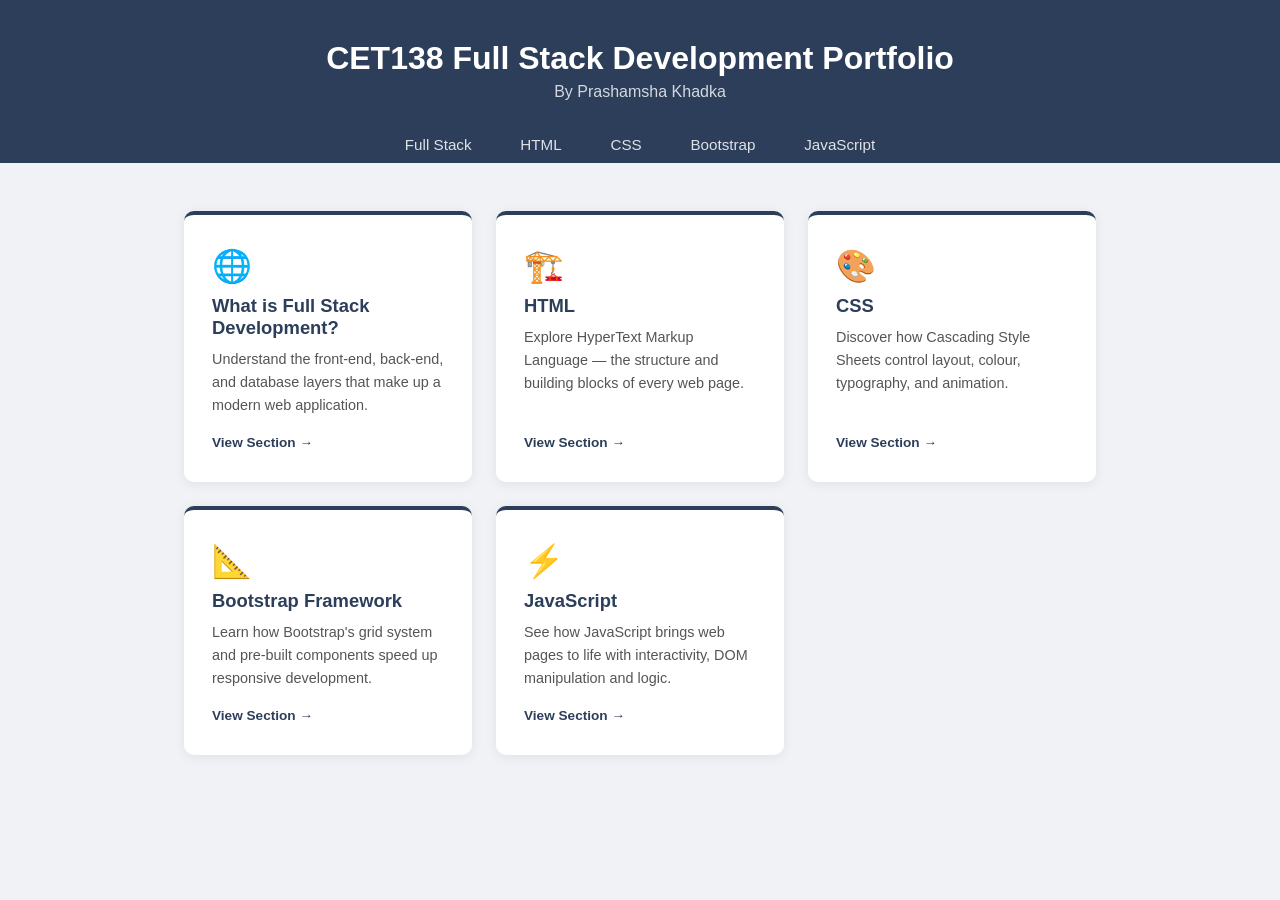
<file: index.html>
<!DOCTYPE html>
<html lang="en">
<head>
  <meta charset="UTF-8">
  <meta name="viewport" content="width=device-width, initial-scale=1.0">
  <title>CET138 Full Stack Development Portfolio</title>
  <link rel="stylesheet" href="style.css">
</head>
<body>

  <header>
    <h1>CET138 Full Stack Development Portfolio</h1>
    <p>By Prashamsha Khadka</p>
    <nav>
      <a href="fullstack.html">Full Stack</a>
      <a href="html.html">HTML</a>
      <a href="css.html">CSS</a>
      <a href="bootstrap.html">Bootstrap</a>
      <a href="javascript.html">JavaScript</a>
    </nav>
  </header>

  <main class="home-main">
    <div class="card-grid">

      <a href="fullstack.html" class="section-card">
        <div class="card-icon">🌐</div>
        <h2>What is Full Stack Development?</h2>
        <p>Understand the front-end, back-end, and database layers that make up a modern web application.</p>
        <span class="card-link">View Section →</span>
      </a>

      <a href="html.html" class="section-card">
        <div class="card-icon">🏗️</div>
        <h2>HTML</h2>
        <p>Explore HyperText Markup Language — the structure and building blocks of every web page.</p>
        <span class="card-link">View Section →</span>
      </a>

      <a href="css.html" class="section-card">
        <div class="card-icon">🎨</div>
        <h2>CSS</h2>
        <p>Discover how Cascading Style Sheets control layout, colour, typography, and animation.</p>
        <span class="card-link">View Section →</span>
      </a>

      <a href="bootstrap.html" class="section-card">
        <div class="card-icon">📐</div>
        <h2>Bootstrap Framework</h2>
        <p>Learn how Bootstrap's grid system and pre-built components speed up responsive development.</p>
        <span class="card-link">View Section →</span>
      </a>

      <a href="javascript.html" class="section-card">
        <div class="card-icon">⚡</div>
        <h2>JavaScript</h2>
        <p>See how JavaScript brings web pages to life with interactivity, DOM manipulation and logic.</p>
        <span class="card-link">View Section →</span>
      </a>

    </div>
  </main>

</body>
</html>
</file>
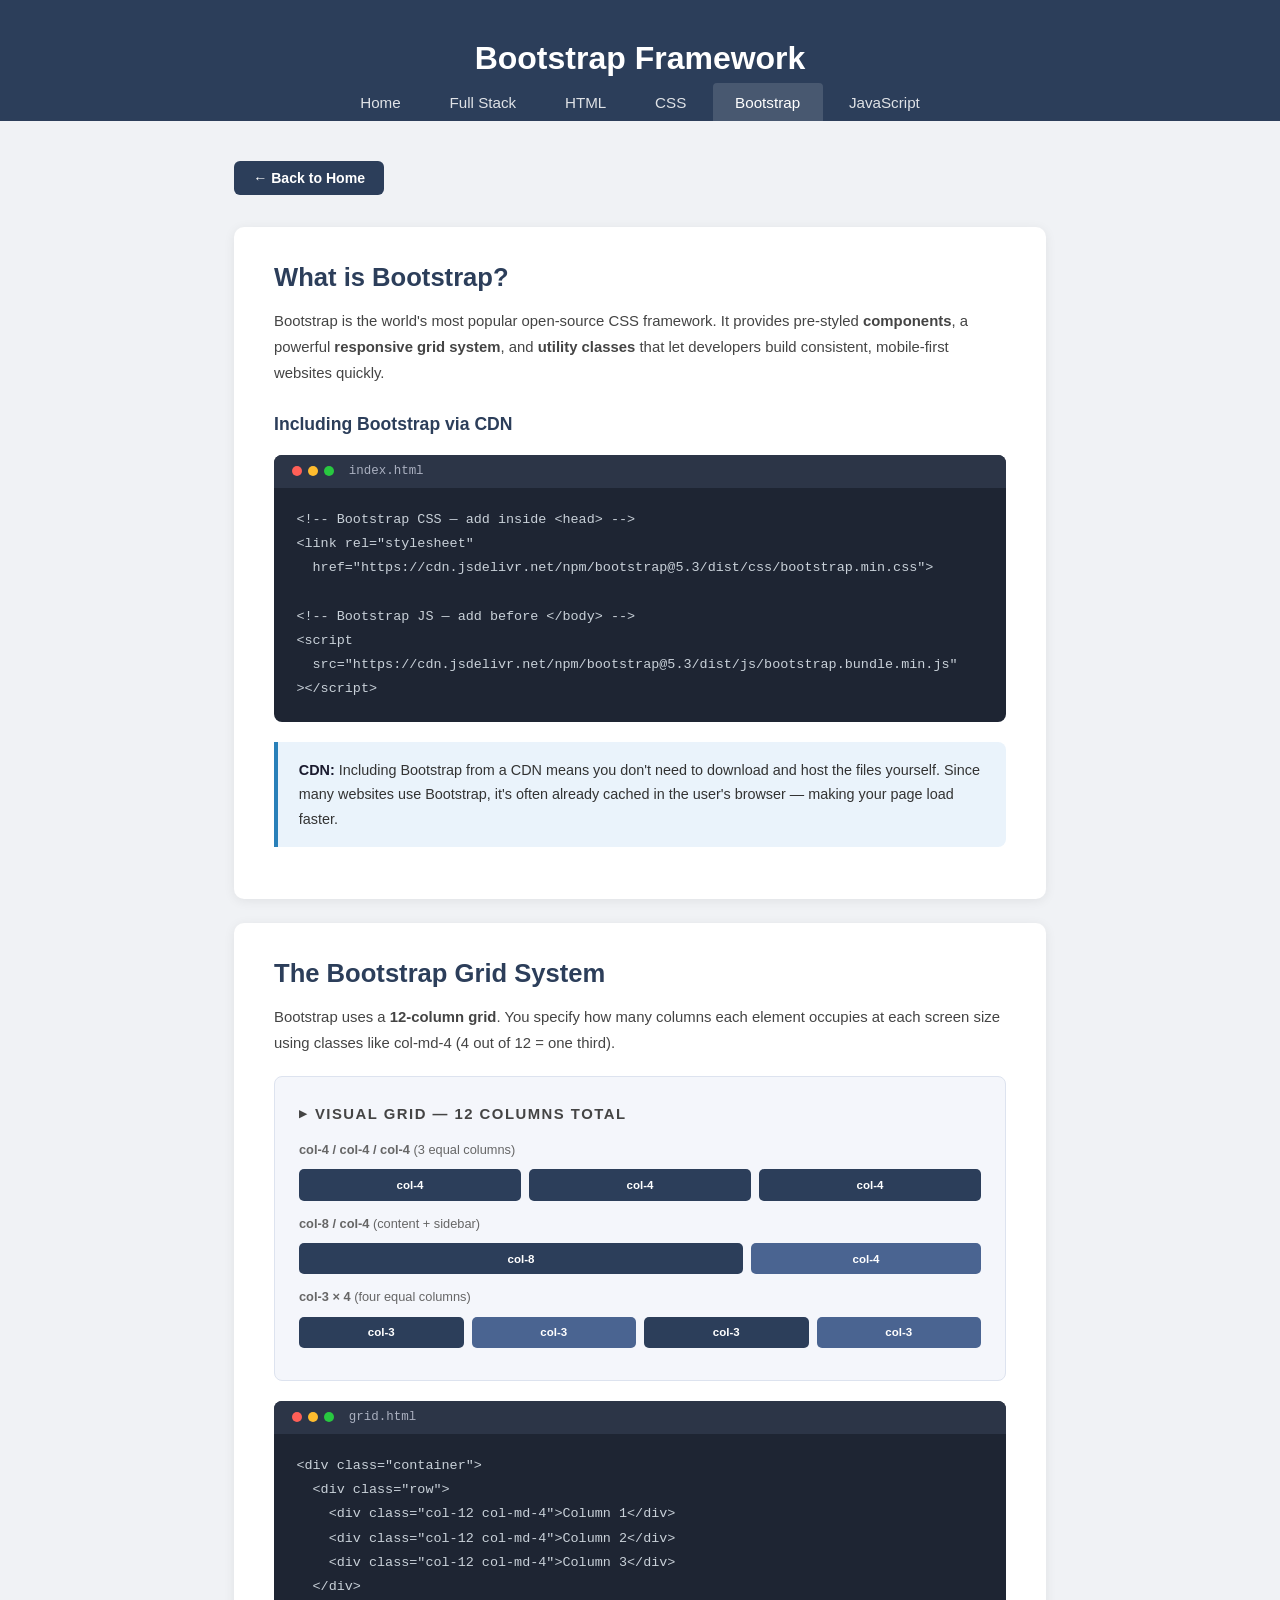
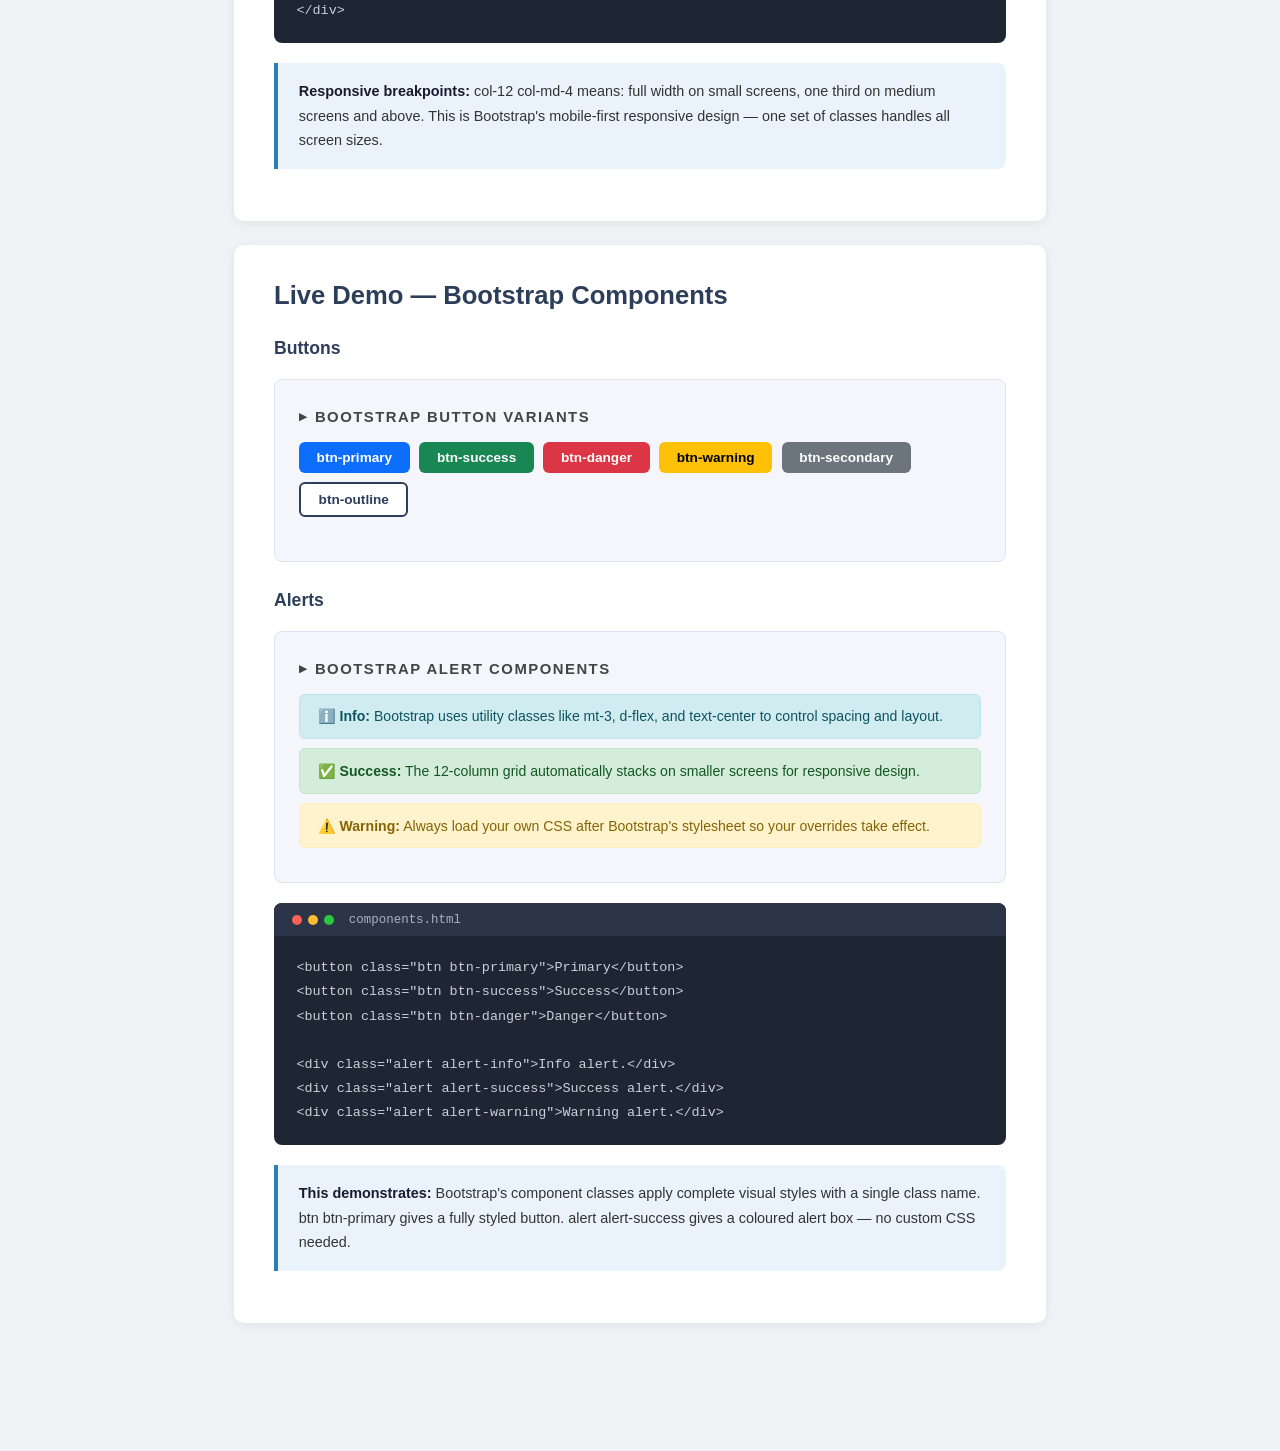
<file: bootstrap.html>
<!DOCTYPE html>
<html lang="en">
<head>
  <meta charset="UTF-8">
  <meta name="viewport" content="width=device-width, initial-scale=1.0">
  <title>Bootstrap — CET138 Portfolio</title>
  <link rel="stylesheet" href="style.css">
</head>
<body>

  <header>
    <h1>Bootstrap Framework</h1>
    <nav>
      <a href="index.html">Home</a>
      <a href="fullstack.html">Full Stack</a>
      <a href="html.html">HTML</a>
      <a href="css.html">CSS</a>
      <a href="bootstrap.html" class="active">Bootstrap</a>
      <a href="javascript.html">JavaScript</a>
    </nav>
  </header>

  <main class="page-main">
    <a href="index.html" class="back-btn">← Back to Home</a>

    <div class="content-card">
      <h2>What is Bootstrap?</h2>
      <p>Bootstrap is the world's most popular open-source CSS framework. It provides pre-styled <strong>components</strong>, a powerful <strong>responsive grid system</strong>, and <strong>utility classes</strong> that let developers build consistent, mobile-first websites quickly.</p>

      <h3>Including Bootstrap via CDN</h3>
      <div class="code-block">
        <div class="code-header">
          <span class="code-dot r"></span><span class="code-dot y"></span><span class="code-dot g"></span>
          <span class="code-file">index.html</span>
        </div>
        <pre>&lt;!-- Bootstrap CSS — add inside &lt;head&gt; --&gt;
&lt;link rel="stylesheet"
  href="https://cdn.jsdelivr.net/npm/bootstrap@5.3/dist/css/bootstrap.min.css"&gt;

&lt;!-- Bootstrap JS — add before &lt;/body&gt; --&gt;
&lt;script
  src="https://cdn.jsdelivr.net/npm/bootstrap@5.3/dist/js/bootstrap.bundle.min.js"
&gt;&lt;/script&gt;</pre>
      </div>
      <div class="explain">
        <strong>CDN:</strong> Including Bootstrap from a CDN means you don't need to download and host the files yourself. Since many websites use Bootstrap, it's often already cached in the user's browser — making your page load faster.
      </div>
    </div>

    <div class="content-card">
      <h2>The Bootstrap Grid System</h2>
      <p>Bootstrap uses a <strong>12-column grid</strong>. You specify how many columns each element occupies at each screen size using classes like col-md-4 (4 out of 12 = one third).</p>

      <div class="demo-area">
        <p class="demo-label">Visual Grid — 12 columns total</p>
        <div class="bs-grid-demo">
          <p style="font-size:0.8rem;color:#666;margin-bottom:0.5rem;"><strong>col-4 / col-4 / col-4</strong> (3 equal columns)</p>
          <div class="bs-row">
            <div class="bs-col">col-4</div>
            <div class="bs-col">col-4</div>
            <div class="bs-col">col-4</div>
          </div>
          <p style="font-size:0.8rem;color:#666;margin-bottom:0.5rem;margin-top:0.75rem;"><strong>col-8 / col-4</strong> (content + sidebar)</p>
          <div class="bs-row">
            <div class="bs-col" style="flex:2;">col-8</div>
            <div class="bs-col light">col-4</div>
          </div>
          <p style="font-size:0.8rem;color:#666;margin-bottom:0.5rem;margin-top:0.75rem;"><strong>col-3 × 4</strong> (four equal columns)</p>
          <div class="bs-row">
            <div class="bs-col">col-3</div>
            <div class="bs-col light">col-3</div>
            <div class="bs-col">col-3</div>
            <div class="bs-col light">col-3</div>
          </div>
        </div>
      </div>

      <div class="code-block">
        <div class="code-header">
          <span class="code-dot r"></span><span class="code-dot y"></span><span class="code-dot g"></span>
          <span class="code-file">grid.html</span>
        </div>
        <pre>&lt;div class="container"&gt;
  &lt;div class="row"&gt;
    &lt;div class="col-12 col-md-4"&gt;Column 1&lt;/div&gt;
    &lt;div class="col-12 col-md-4"&gt;Column 2&lt;/div&gt;
    &lt;div class="col-12 col-md-4"&gt;Column 3&lt;/div&gt;
  &lt;/div&gt;
&lt;/div&gt;</pre>
      </div>
      <div class="explain">
        <strong>Responsive breakpoints:</strong> col-12 col-md-4 means: full width on small screens, one third on medium screens and above. This is Bootstrap's mobile-first responsive design — one set of classes handles all screen sizes.
      </div>
    </div>

    <div class="content-card">
      <h2>Live Demo — Bootstrap Components</h2>

      <h3>Buttons</h3>
      <div class="demo-area">
        <p class="demo-label">Bootstrap Button Variants</p>
        <div class="bs-btn-row">
          <button class="bs-btn btn-primary">btn-primary</button>
          <button class="bs-btn btn-success">btn-success</button>
          <button class="bs-btn btn-danger">btn-danger</button>
          <button class="bs-btn btn-warning">btn-warning</button>
          <button class="bs-btn btn-secondary">btn-secondary</button>
          <button class="bs-btn btn-outline">btn-outline</button>
        </div>
      </div>

      <h3>Alerts</h3>
      <div class="demo-area">
        <p class="demo-label">Bootstrap Alert Components</p>
        <div class="bs-alert alert-info">ℹ️ <strong>Info:</strong> Bootstrap uses utility classes like mt-3, d-flex, and text-center to control spacing and layout.</div>
        <div class="bs-alert alert-success">✅ <strong>Success:</strong> The 12-column grid automatically stacks on smaller screens for responsive design.</div>
        <div class="bs-alert alert-warning">⚠️ <strong>Warning:</strong> Always load your own CSS after Bootstrap's stylesheet so your overrides take effect.</div>
      </div>

      <div class="code-block">
        <div class="code-header">
          <span class="code-dot r"></span><span class="code-dot y"></span><span class="code-dot g"></span>
          <span class="code-file">components.html</span>
        </div>
        <pre>&lt;button class="btn btn-primary"&gt;Primary&lt;/button&gt;
&lt;button class="btn btn-success"&gt;Success&lt;/button&gt;
&lt;button class="btn btn-danger"&gt;Danger&lt;/button&gt;

&lt;div class="alert alert-info"&gt;Info alert.&lt;/div&gt;
&lt;div class="alert alert-success"&gt;Success alert.&lt;/div&gt;
&lt;div class="alert alert-warning"&gt;Warning alert.&lt;/div&gt;</pre>
      </div>
      <div class="explain">
        <strong>This demonstrates:</strong> Bootstrap's component classes apply complete visual styles with a single class name. btn btn-primary gives a fully styled button. alert alert-success gives a coloured alert box — no custom CSS needed.
      </div>
    </div>

  </main>
</body>
</html>
</file>
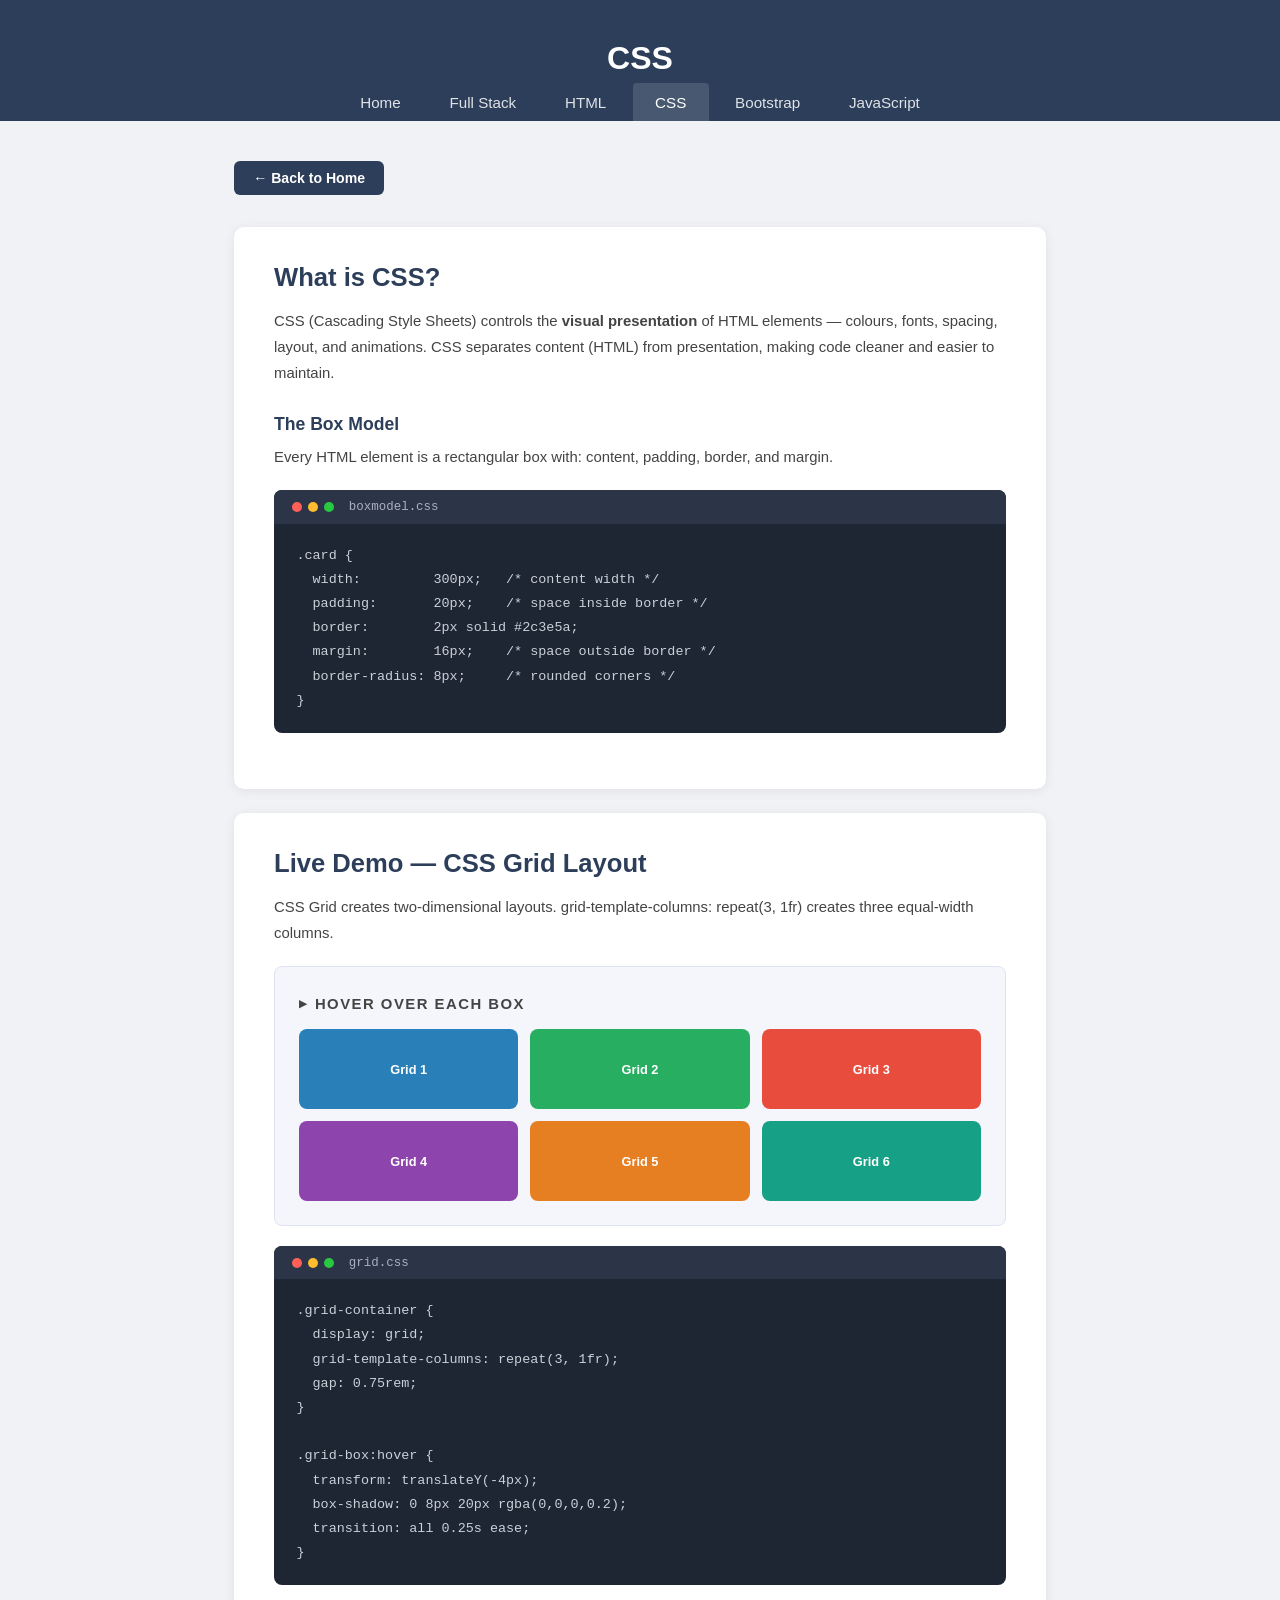
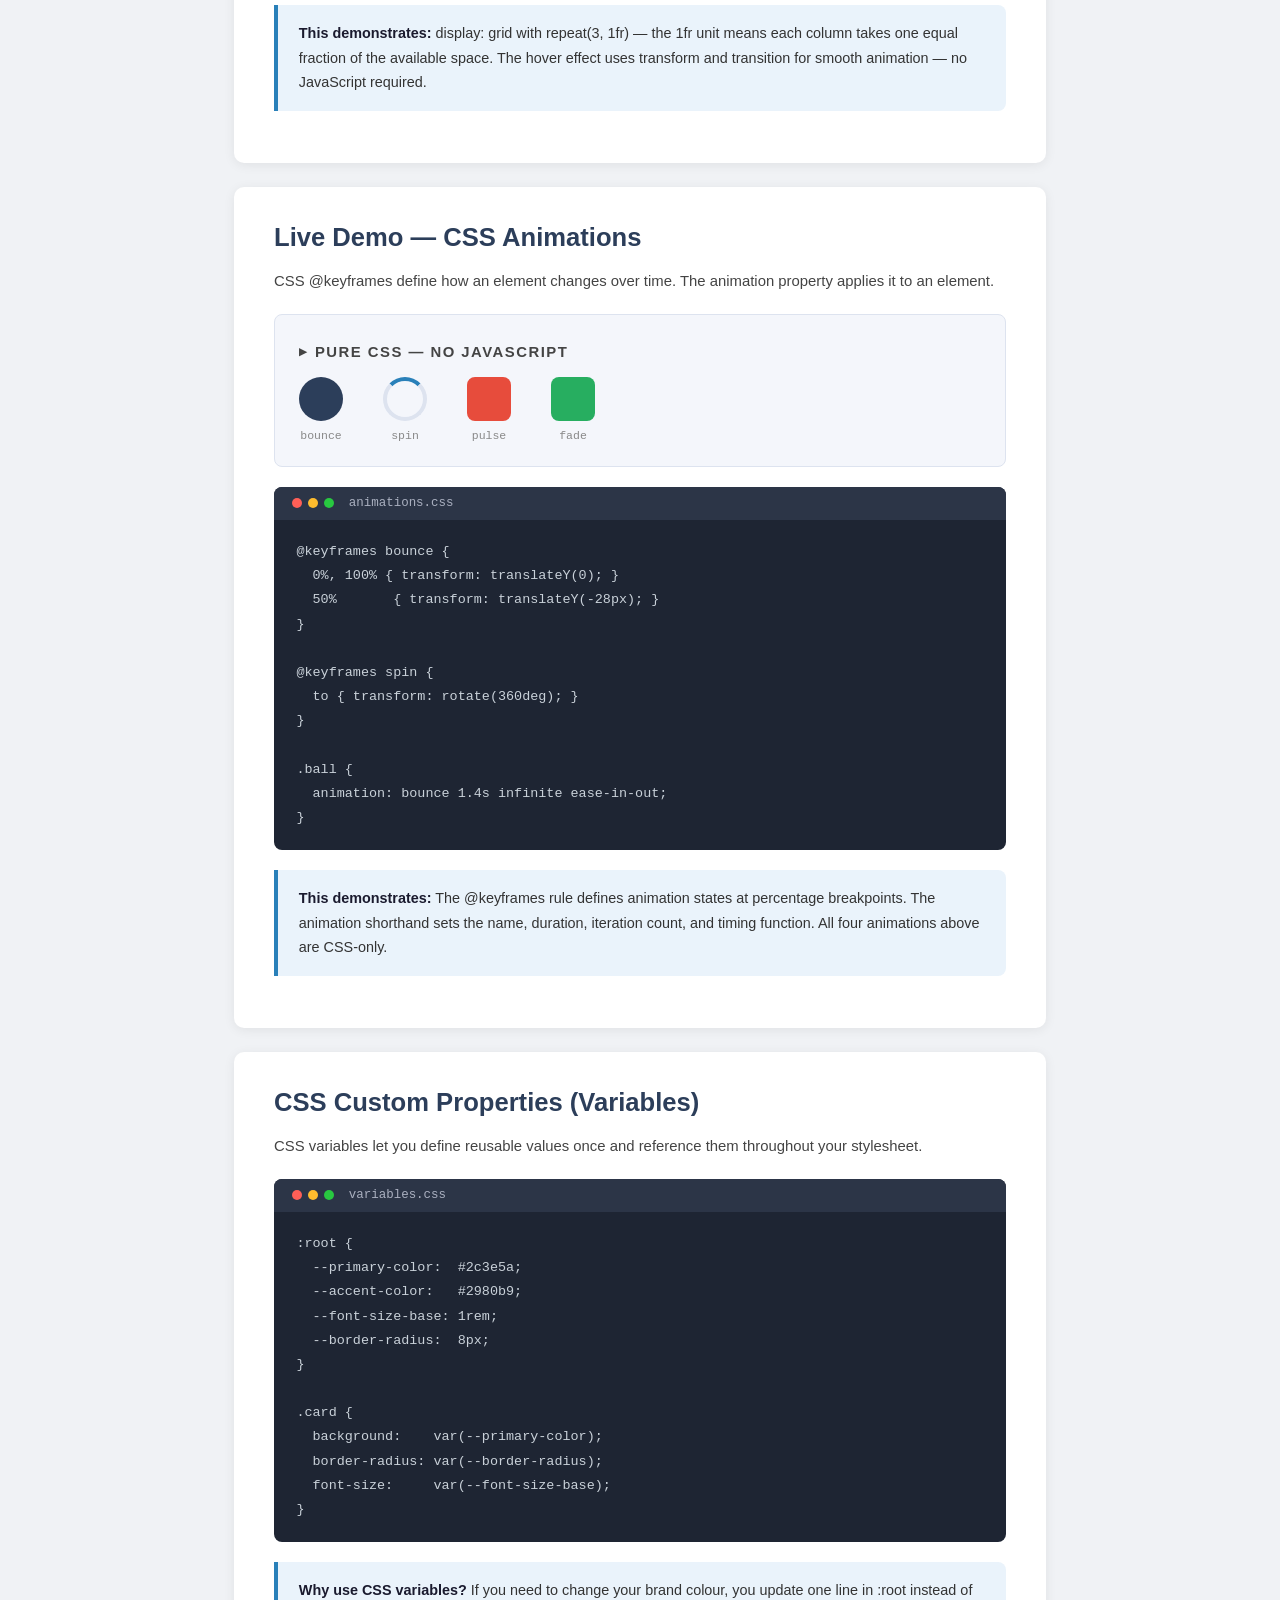
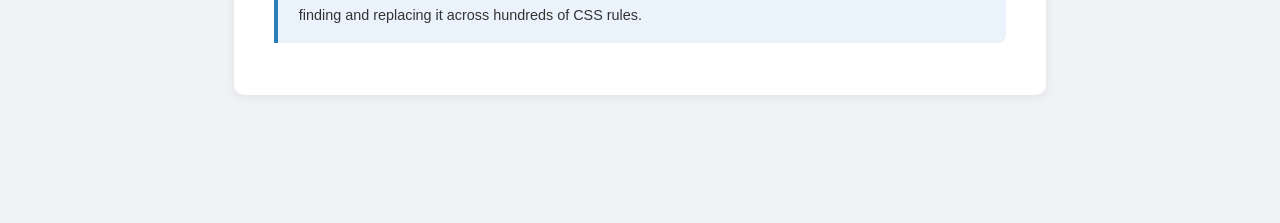
<file: css.html>
<!DOCTYPE html>
<html lang="en">
<head>
  <meta charset="UTF-8">
  <meta name="viewport" content="width=device-width, initial-scale=1.0">
  <title>CSS — CET138 Portfolio</title>
  <link rel="stylesheet" href="style.css">
</head>
<body>

  <header>
    <h1>CSS</h1>
    <nav>
      <a href="index.html">Home</a>
      <a href="fullstack.html">Full Stack</a>
      <a href="html.html">HTML</a>
      <a href="css.html" class="active">CSS</a>
      <a href="bootstrap.html">Bootstrap</a>
      <a href="javascript.html">JavaScript</a>
    </nav>
  </header>

  <main class="page-main">
    <a href="index.html" class="back-btn">← Back to Home</a>

    <div class="content-card">
      <h2>What is CSS?</h2>
      <p>CSS (Cascading Style Sheets) controls the <strong>visual presentation</strong> of HTML elements — colours, fonts, spacing, layout, and animations. CSS separates content (HTML) from presentation, making code cleaner and easier to maintain.</p>

      <h3>The Box Model</h3>
      <p>Every HTML element is a rectangular box with: content, padding, border, and margin.</p>

      <div class="code-block">
        <div class="code-header">
          <span class="code-dot r"></span><span class="code-dot y"></span><span class="code-dot g"></span>
          <span class="code-file">boxmodel.css</span>
        </div>
        <pre>.card {
  width:         300px;   /* content width */
  padding:       20px;    /* space inside border */
  border:        2px solid #2c3e5a;
  margin:        16px;    /* space outside border */
  border-radius: 8px;     /* rounded corners */
}</pre>
      </div>
    </div>

    <div class="content-card">
      <h2>Live Demo — CSS Grid Layout</h2>
      <p>CSS Grid creates two-dimensional layouts. grid-template-columns: repeat(3, 1fr) creates three equal-width columns.</p>

      <div class="demo-area">
        <p class="demo-label">Hover over each box</p>
        <div class="css-grid">
          <div class="css-box b1">Grid 1</div>
          <div class="css-box b2">Grid 2</div>
          <div class="css-box b3">Grid 3</div>
          <div class="css-box b4">Grid 4</div>
          <div class="css-box b5">Grid 5</div>
          <div class="css-box b6">Grid 6</div>
        </div>
      </div>

      <div class="code-block">
        <div class="code-header">
          <span class="code-dot r"></span><span class="code-dot y"></span><span class="code-dot g"></span>
          <span class="code-file">grid.css</span>
        </div>
        <pre>.grid-container {
  display: grid;
  grid-template-columns: repeat(3, 1fr);
  gap: 0.75rem;
}

.grid-box:hover {
  transform: translateY(-4px);
  box-shadow: 0 8px 20px rgba(0,0,0,0.2);
  transition: all 0.25s ease;
}</pre>
      </div>

      <div class="explain">
        <strong>This demonstrates:</strong> display: grid with repeat(3, 1fr) — the 1fr unit means each column takes one equal fraction of the available space. The hover effect uses transform and transition for smooth animation — no JavaScript required.
      </div>
    </div>

    <div class="content-card">
      <h2>Live Demo — CSS Animations</h2>
      <p>CSS @keyframes define how an element changes over time. The animation property applies it to an element.</p>

      <div class="demo-area">
        <p class="demo-label">Pure CSS — no JavaScript</p>
        <div class="anim-row">
          <div class="anim-item"><div class="anim-bounce"></div><span class="anim-caption">bounce</span></div>
          <div class="anim-item"><div class="anim-spin"></div><span class="anim-caption">spin</span></div>
          <div class="anim-item"><div class="anim-pulse"></div><span class="anim-caption">pulse</span></div>
          <div class="anim-item"><div class="anim-fade"></div><span class="anim-caption">fade</span></div>
        </div>
      </div>

      <div class="code-block">
        <div class="code-header">
          <span class="code-dot r"></span><span class="code-dot y"></span><span class="code-dot g"></span>
          <span class="code-file">animations.css</span>
        </div>
        <pre>@keyframes bounce {
  0%, 100% { transform: translateY(0); }
  50%       { transform: translateY(-28px); }
}

@keyframes spin {
  to { transform: rotate(360deg); }
}

.ball {
  animation: bounce 1.4s infinite ease-in-out;
}</pre>
      </div>

      <div class="explain">
        <strong>This demonstrates:</strong> The @keyframes rule defines animation states at percentage breakpoints. The animation shorthand sets the name, duration, iteration count, and timing function. All four animations above are CSS-only.
      </div>
    </div>

    <div class="content-card">
      <h2>CSS Custom Properties (Variables)</h2>
      <p>CSS variables let you define reusable values once and reference them throughout your stylesheet.</p>

      <div class="code-block">
        <div class="code-header">
          <span class="code-dot r"></span><span class="code-dot y"></span><span class="code-dot g"></span>
          <span class="code-file">variables.css</span>
        </div>
        <pre>:root {
  --primary-color:  #2c3e5a;
  --accent-color:   #2980b9;
  --font-size-base: 1rem;
  --border-radius:  8px;
}

.card {
  background:    var(--primary-color);
  border-radius: var(--border-radius);
  font-size:     var(--font-size-base);
}</pre>
      </div>

      <div class="explain">
        <strong>Why use CSS variables?</strong> If you need to change your brand colour, you update one line in :root instead of finding and replacing it across hundreds of CSS rules.
      </div>
    </div>

  </main>
</body>
</html>
</file>
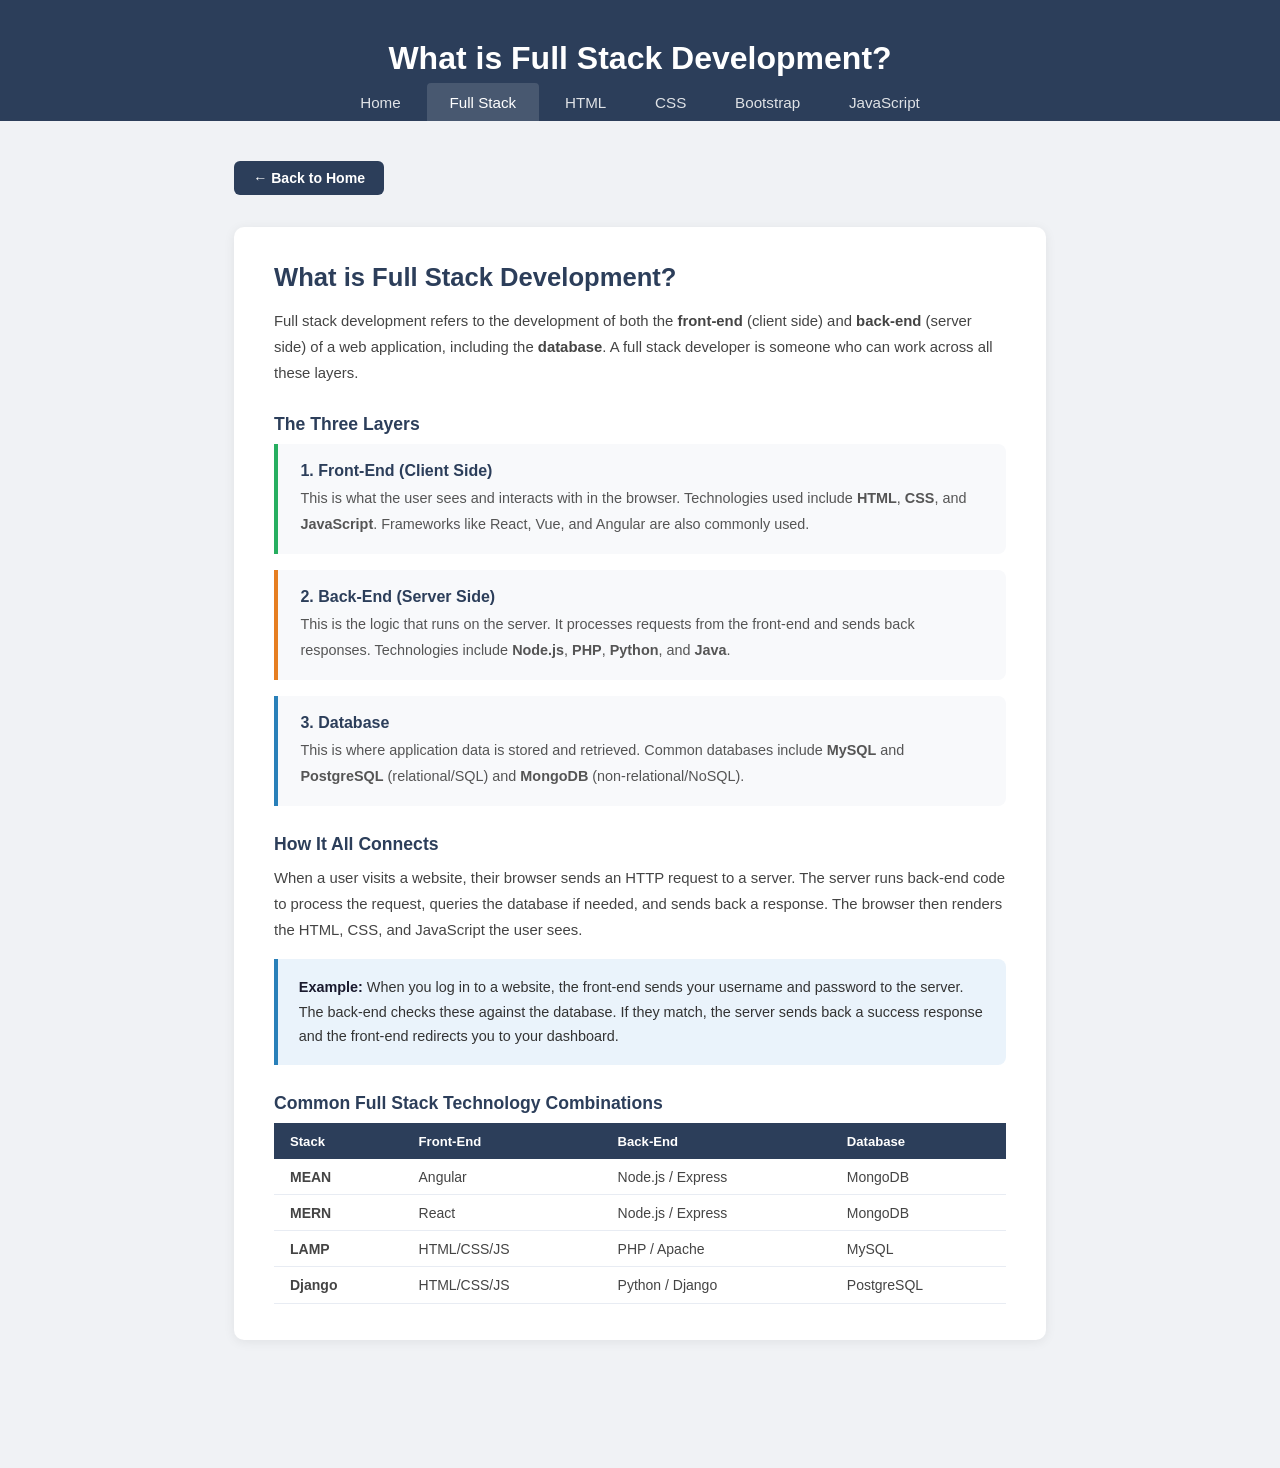
<file: fullstack.html>
<!DOCTYPE html>
<html lang="en">
<head>
  <meta charset="UTF-8">
  <meta name="viewport" content="width=device-width, initial-scale=1.0">
  <title>Full Stack Development — CET138 Portfolio</title>
  <link rel="stylesheet" href="style.css">
</head>
<body>

  <header>
    <h1>What is Full Stack Development?</h1>
    <nav>
      <a href="index.html">Home</a>
      <a href="fullstack.html" class="active">Full Stack</a>
      <a href="html.html">HTML</a>
      <a href="css.html">CSS</a>
      <a href="bootstrap.html">Bootstrap</a>
      <a href="javascript.html">JavaScript</a>
    </nav>
  </header>

  <main class="page-main">
    <a href="index.html" class="back-btn">← Back to Home</a>

    <div class="content-card">
      <h2>What is Full Stack Development?</h2>
      <p>Full stack development refers to the development of both the <strong>front-end</strong> (client side) and <strong>back-end</strong> (server side) of a web application, including the <strong>database</strong>. A full stack developer is someone who can work across all these layers.</p>

      <h3>The Three Layers</h3>

      <div class="layer-box green">
        <h4>1. Front-End (Client Side)</h4>
        <p>This is what the user sees and interacts with in the browser. Technologies used include <strong>HTML</strong>, <strong>CSS</strong>, and <strong>JavaScript</strong>. Frameworks like React, Vue, and Angular are also commonly used.</p>
      </div>

      <div class="layer-box orange">
        <h4>2. Back-End (Server Side)</h4>
        <p>This is the logic that runs on the server. It processes requests from the front-end and sends back responses. Technologies include <strong>Node.js</strong>, <strong>PHP</strong>, <strong>Python</strong>, and <strong>Java</strong>.</p>
      </div>

      <div class="layer-box blue">
        <h4>3. Database</h4>
        <p>This is where application data is stored and retrieved. Common databases include <strong>MySQL</strong> and <strong>PostgreSQL</strong> (relational/SQL) and <strong>MongoDB</strong> (non-relational/NoSQL).</p>
      </div>

      <h3>How It All Connects</h3>
      <p>When a user visits a website, their browser sends an HTTP request to a server. The server runs back-end code to process the request, queries the database if needed, and sends back a response. The browser then renders the HTML, CSS, and JavaScript the user sees.</p>

      <div class="explain">
        <strong>Example:</strong> When you log in to a website, the front-end sends your username and password to the server. The back-end checks these against the database. If they match, the server sends back a success response and the front-end redirects you to your dashboard.
      </div>

      <h3>Common Full Stack Technology Combinations</h3>
      <table class="demo-table" style="margin-top:0.5rem;">
        <thead>
          <tr><th>Stack</th><th>Front-End</th><th>Back-End</th><th>Database</th></tr>
        </thead>
        <tbody>
          <tr><td><strong>MEAN</strong></td><td>Angular</td><td>Node.js / Express</td><td>MongoDB</td></tr>
          <tr><td><strong>MERN</strong></td><td>React</td><td>Node.js / Express</td><td>MongoDB</td></tr>
          <tr><td><strong>LAMP</strong></td><td>HTML/CSS/JS</td><td>PHP / Apache</td><td>MySQL</td></tr>
          <tr><td><strong>Django</strong></td><td>HTML/CSS/JS</td><td>Python / Django</td><td>PostgreSQL</td></tr>
        </tbody>
      </table>
    </div>
  </main>

</body>
</html>
</file>
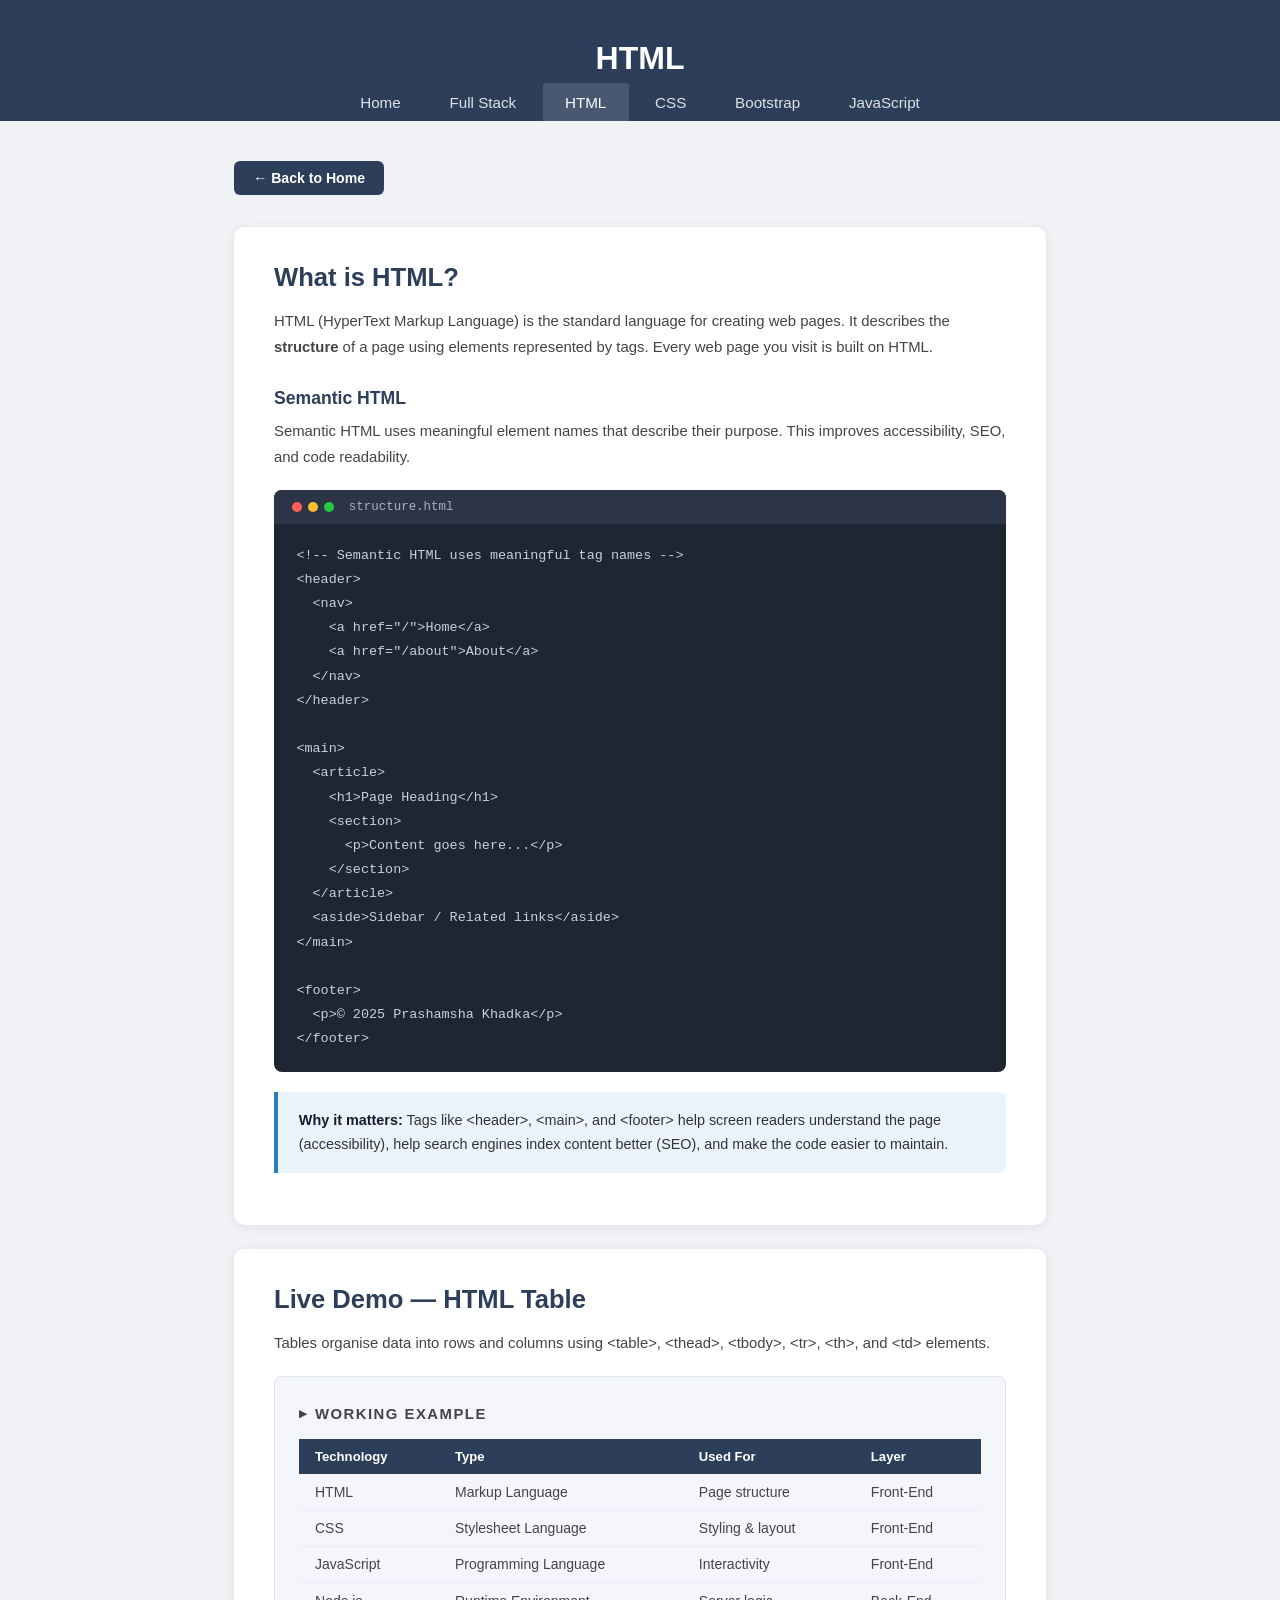
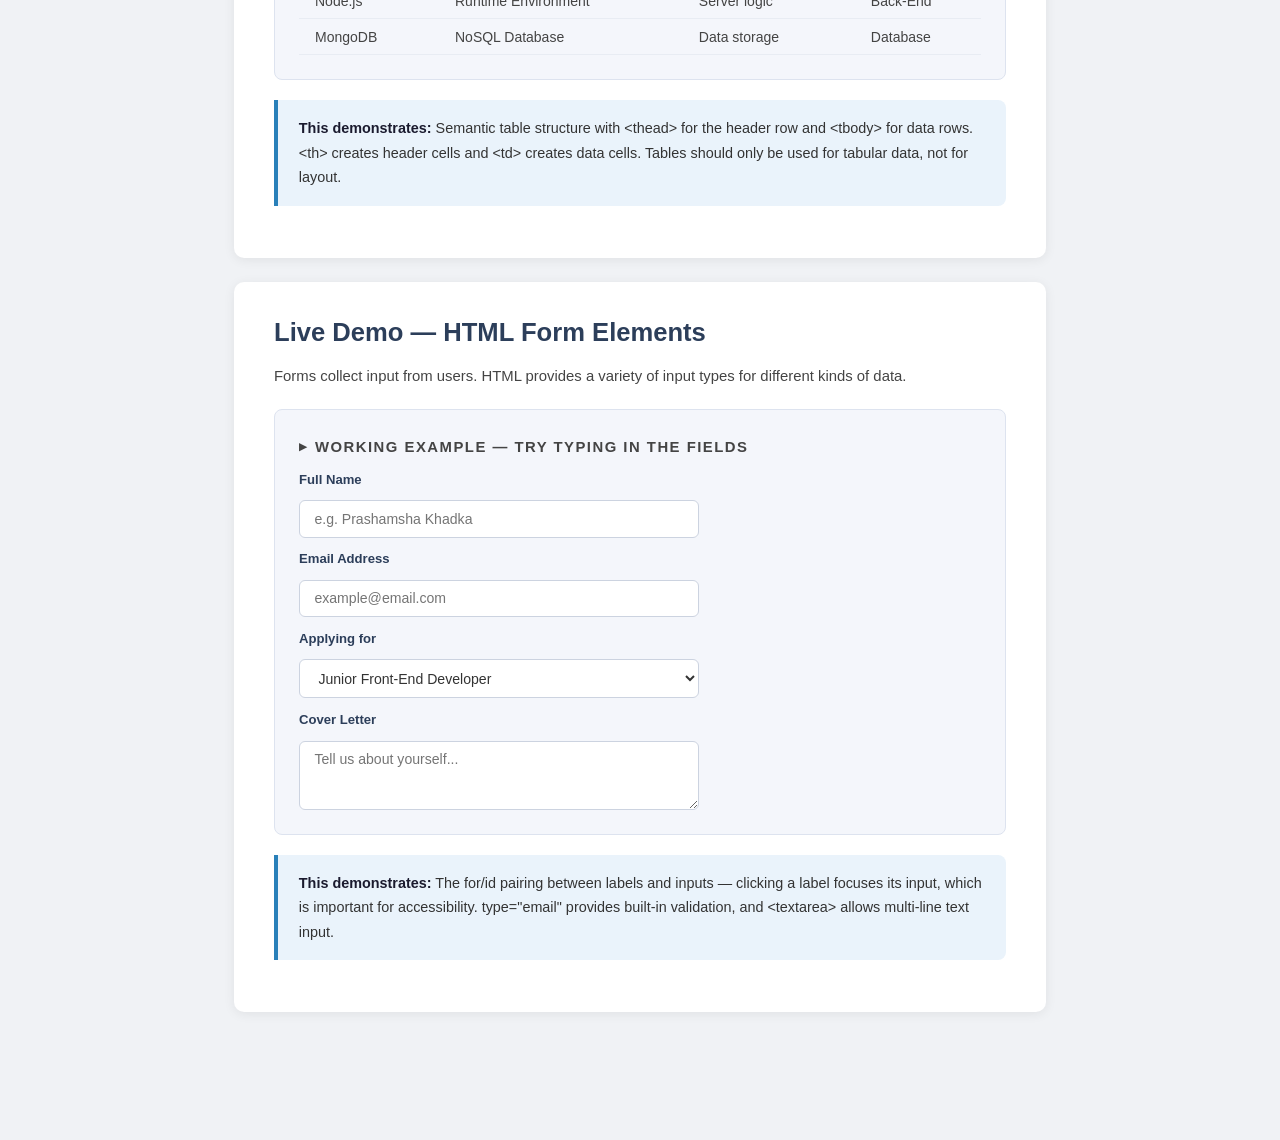
<file: html.html>
<!DOCTYPE html>
<html lang="en">
<head>
  <meta charset="UTF-8">
  <meta name="viewport" content="width=device-width, initial-scale=1.0">
  <title>HTML — CET138 Portfolio</title>
  <link rel="stylesheet" href="style.css">
</head>
<body>

  <header>
    <h1>HTML</h1>
    <nav>
      <a href="index.html">Home</a>
      <a href="fullstack.html">Full Stack</a>
      <a href="html.html" class="active">HTML</a>
      <a href="css.html">CSS</a>
      <a href="bootstrap.html">Bootstrap</a>
      <a href="javascript.html">JavaScript</a>
    </nav>
  </header>

  <main class="page-main">
    <a href="index.html" class="back-btn">← Back to Home</a>

    <div class="content-card">
      <h2>What is HTML?</h2>
      <p>HTML (HyperText Markup Language) is the standard language for creating web pages. It describes the <strong>structure</strong> of a page using elements represented by tags. Every web page you visit is built on HTML.</p>

      <h3>Semantic HTML</h3>
      <p>Semantic HTML uses meaningful element names that describe their purpose. This improves accessibility, SEO, and code readability.</p>

      <div class="code-block">
        <div class="code-header">
          <span class="code-dot r"></span><span class="code-dot y"></span><span class="code-dot g"></span>
          <span class="code-file">structure.html</span>
        </div>
        <pre>&lt;!-- Semantic HTML uses meaningful tag names --&gt;
&lt;header&gt;
  &lt;nav&gt;
    &lt;a href="/"&gt;Home&lt;/a&gt;
    &lt;a href="/about"&gt;About&lt;/a&gt;
  &lt;/nav&gt;
&lt;/header&gt;

&lt;main&gt;
  &lt;article&gt;
    &lt;h1&gt;Page Heading&lt;/h1&gt;
    &lt;section&gt;
      &lt;p&gt;Content goes here...&lt;/p&gt;
    &lt;/section&gt;
  &lt;/article&gt;
  &lt;aside&gt;Sidebar / Related links&lt;/aside&gt;
&lt;/main&gt;

&lt;footer&gt;
  &lt;p&gt;&copy; 2025 Prashamsha Khadka&lt;/p&gt;
&lt;/footer&gt;</pre>
      </div>

      <div class="explain">
        <strong>Why it matters:</strong> Tags like &lt;header&gt;, &lt;main&gt;, and &lt;footer&gt; help screen readers understand the page (accessibility), help search engines index content better (SEO), and make the code easier to maintain.
      </div>
    </div>

    <div class="content-card">
      <h2>Live Demo — HTML Table</h2>
      <p>Tables organise data into rows and columns using &lt;table&gt;, &lt;thead&gt;, &lt;tbody&gt;, &lt;tr&gt;, &lt;th&gt;, and &lt;td&gt; elements.</p>

      <div class="demo-area">
        <p class="demo-label">Working Example</p>
        <table class="demo-table">
          <thead>
            <tr><th>Technology</th><th>Type</th><th>Used For</th><th>Layer</th></tr>
          </thead>
          <tbody>
            <tr><td>HTML</td><td>Markup Language</td><td>Page structure</td><td>Front-End</td></tr>
            <tr><td>CSS</td><td>Stylesheet Language</td><td>Styling &amp; layout</td><td>Front-End</td></tr>
            <tr><td>JavaScript</td><td>Programming Language</td><td>Interactivity</td><td>Front-End</td></tr>
            <tr><td>Node.js</td><td>Runtime Environment</td><td>Server logic</td><td>Back-End</td></tr>
            <tr><td>MongoDB</td><td>NoSQL Database</td><td>Data storage</td><td>Database</td></tr>
          </tbody>
        </table>
      </div>

      <div class="explain">
        <strong>This demonstrates:</strong> Semantic table structure with &lt;thead&gt; for the header row and &lt;tbody&gt; for data rows. &lt;th&gt; creates header cells and &lt;td&gt; creates data cells. Tables should only be used for tabular data, not for layout.
      </div>
    </div>

    <div class="content-card">
      <h2>Live Demo — HTML Form Elements</h2>
      <p>Forms collect input from users. HTML provides a variety of input types for different kinds of data.</p>

      <div class="demo-area">
        <p class="demo-label">Working Example — try typing in the fields</p>
        <div class="form-demo">
          <label for="f-name">Full Name</label>
          <input type="text" id="f-name" placeholder="e.g. Prashamsha Khadka">
          <label for="f-email">Email Address</label>
          <input type="email" id="f-email" placeholder="example@email.com">
          <label for="f-role">Applying for</label>
          <select id="f-role">
            <option>Junior Front-End Developer</option>
            <option>Junior Back-End Developer</option>
            <option>Junior Full Stack Developer</option>
          </select>
          <label for="f-msg">Cover Letter</label>
          <textarea id="f-msg" rows="3" placeholder="Tell us about yourself..."></textarea>
        </div>
      </div>

      <div class="explain">
        <strong>This demonstrates:</strong> The for/id pairing between labels and inputs — clicking a label focuses its input, which is important for accessibility. type="email" provides built-in validation, and &lt;textarea&gt; allows multi-line text input.
      </div>
    </div>

  </main>
</body>
</html>
</file>
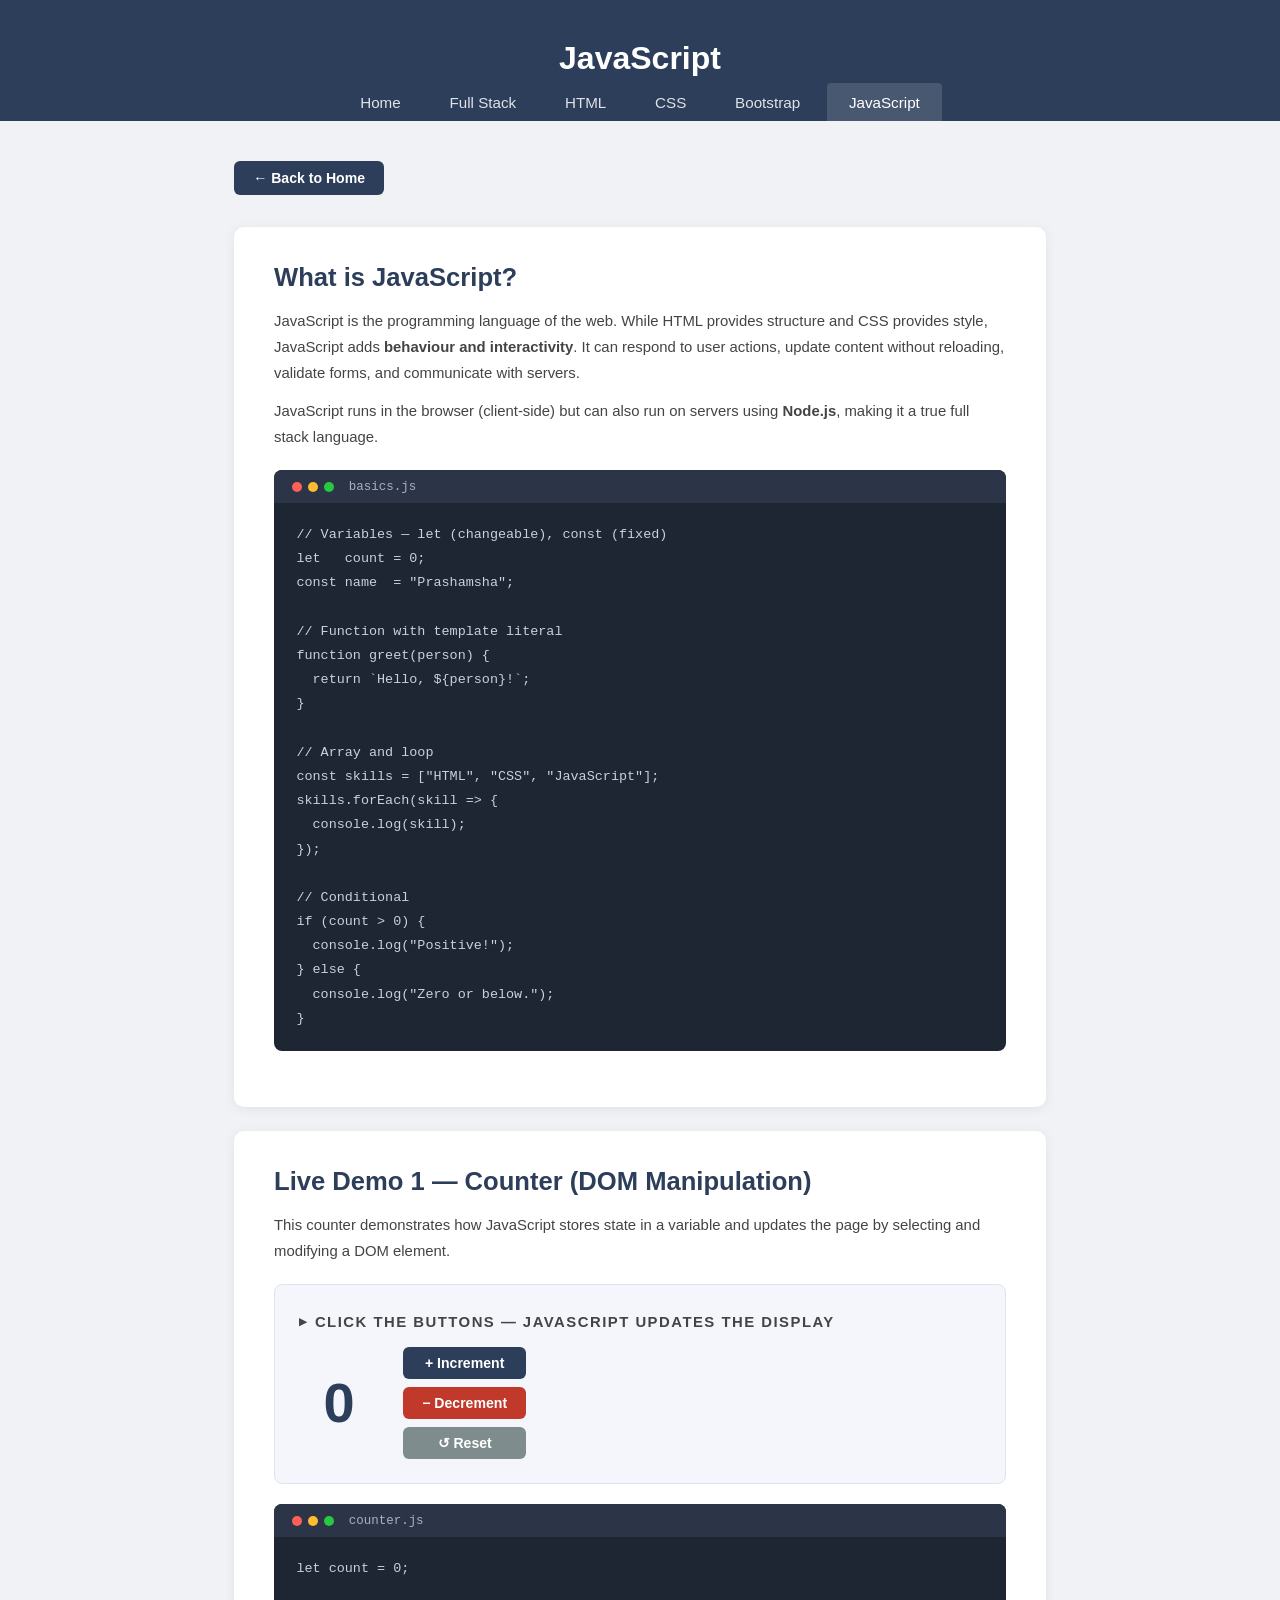
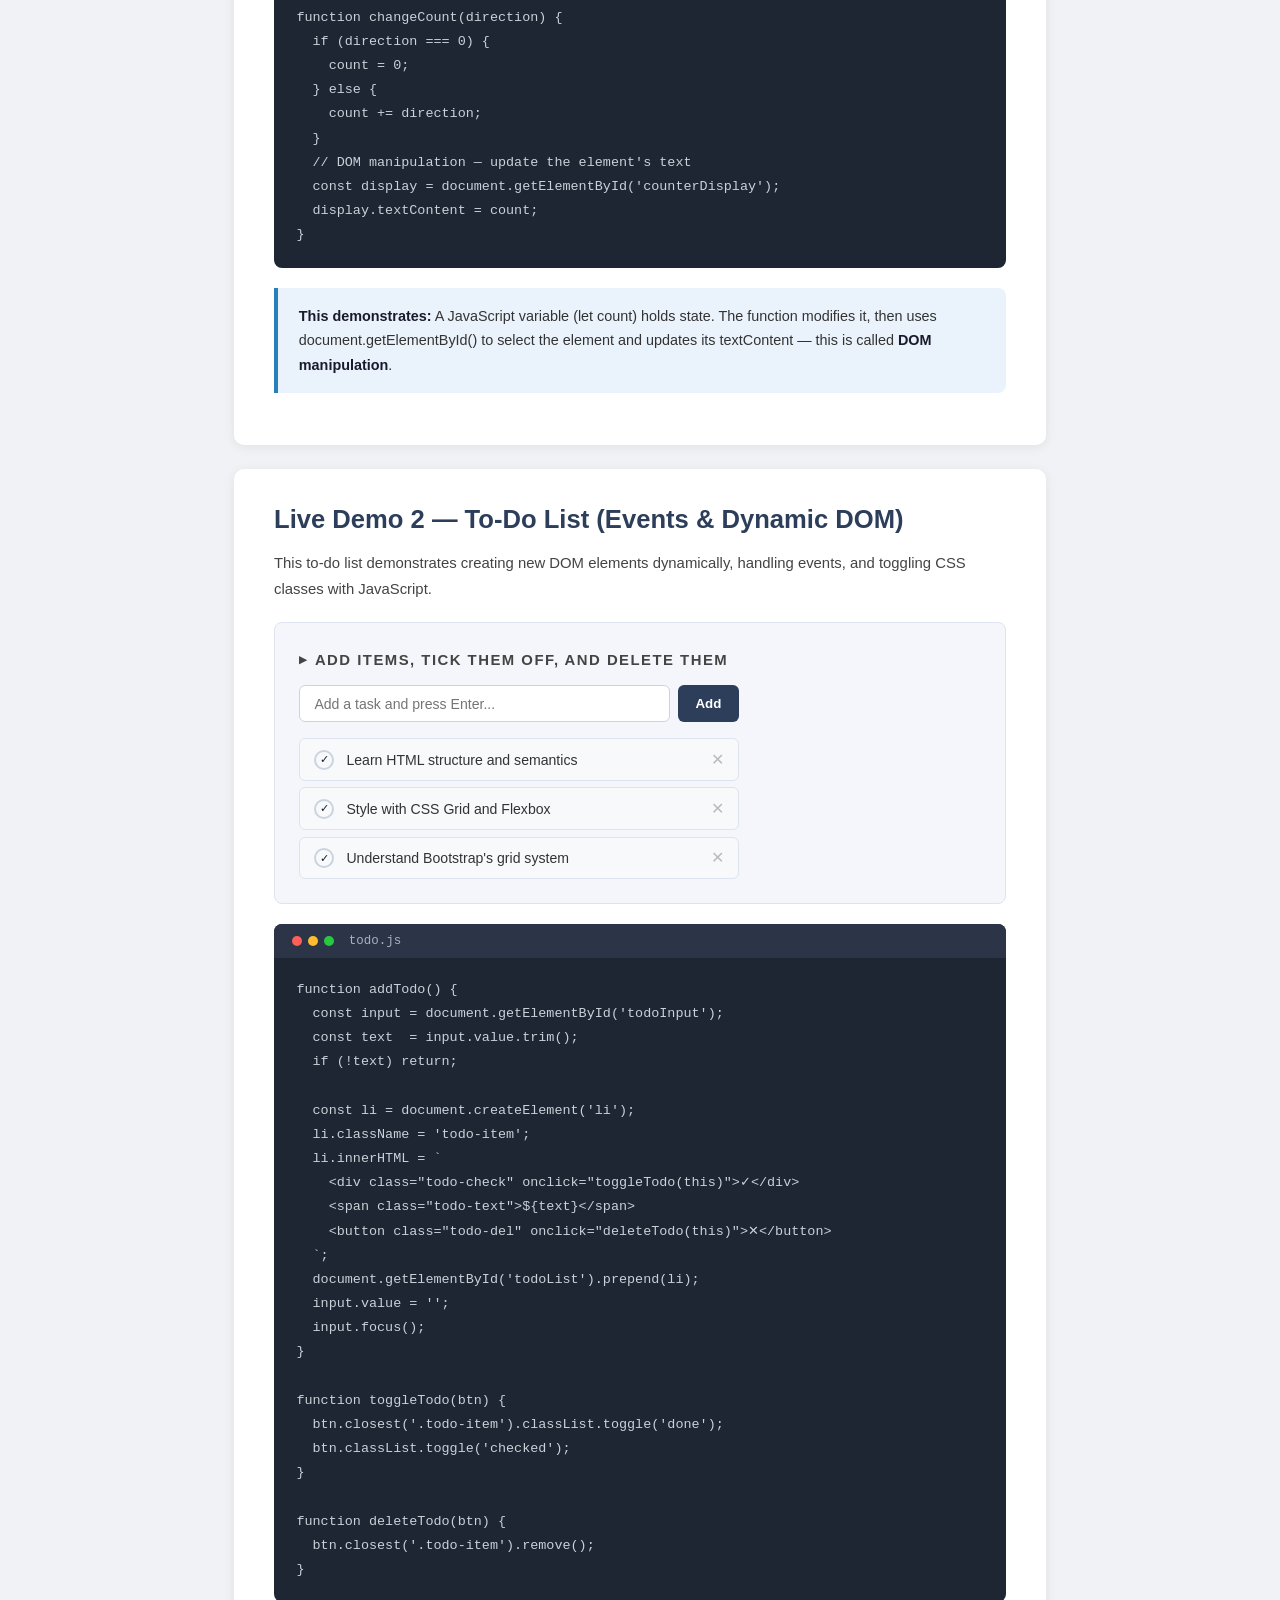
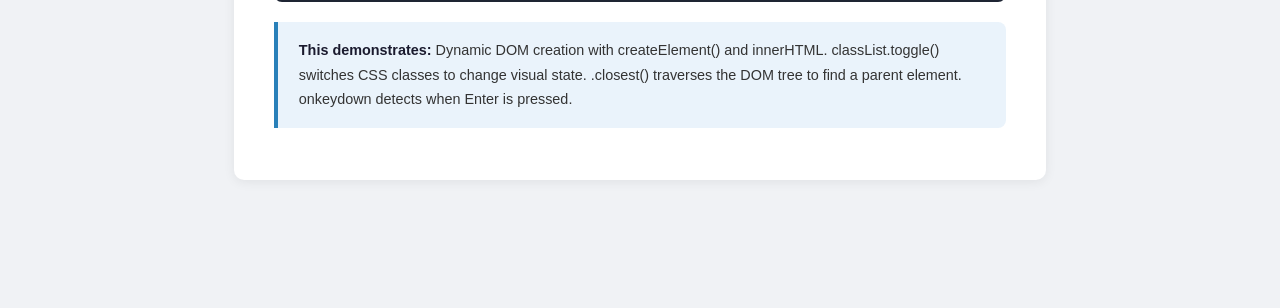
<file: javascript.html>
<!DOCTYPE html>
<html lang="en">
<head>
  <meta charset="UTF-8">
  <meta name="viewport" content="width=device-width, initial-scale=1.0">
  <title>JavaScript — CET138 Portfolio</title>
  <link rel="stylesheet" href="style.css">
</head>
<body>

  <header>
    <h1>JavaScript</h1>
    <nav>
      <a href="index.html">Home</a>
      <a href="fullstack.html">Full Stack</a>
      <a href="html.html">HTML</a>
      <a href="css.html">CSS</a>
      <a href="bootstrap.html">Bootstrap</a>
      <a href="javascript.html" class="active">JavaScript</a>
    </nav>
  </header>

  <main class="page-main">
    <a href="index.html" class="back-btn">← Back to Home</a>

    <div class="content-card">
      <h2>What is JavaScript?</h2>
      <p>JavaScript is the programming language of the web. While HTML provides structure and CSS provides style, JavaScript adds <strong>behaviour and interactivity</strong>. It can respond to user actions, update content without reloading, validate forms, and communicate with servers.</p>
      <p>JavaScript runs in the browser (client-side) but can also run on servers using <strong>Node.js</strong>, making it a true full stack language.</p>

      <div class="code-block">
        <div class="code-header">
          <span class="code-dot r"></span><span class="code-dot y"></span><span class="code-dot g"></span>
          <span class="code-file">basics.js</span>
        </div>
        <pre>// Variables — let (changeable), const (fixed)
let   count = 0;
const name  = "Prashamsha";

// Function with template literal
function greet(person) {
  return `Hello, ${person}!`;
}

// Array and loop
const skills = ["HTML", "CSS", "JavaScript"];
skills.forEach(skill => {
  console.log(skill);
});

// Conditional
if (count > 0) {
  console.log("Positive!");
} else {
  console.log("Zero or below.");
}</pre>
      </div>
    </div>

    <div class="content-card">
      <h2>Live Demo 1 — Counter (DOM Manipulation)</h2>
      <p>This counter demonstrates how JavaScript stores state in a variable and updates the page by selecting and modifying a DOM element.</p>

      <div class="demo-area">
        <p class="demo-label">Click the buttons — JavaScript updates the display</p>
        <div class="counter-wrap">
          <div class="counter-val" id="counterDisplay">0</div>
          <div class="counter-btns">
            <button class="ctrl-btn" onclick="changeCount(1)">+ Increment</button>
            <button class="ctrl-btn red" onclick="changeCount(-1)">− Decrement</button>
            <button class="ctrl-btn grey" onclick="changeCount(0)">↺ Reset</button>
          </div>
        </div>
      </div>

      <div class="code-block">
        <div class="code-header">
          <span class="code-dot r"></span><span class="code-dot y"></span><span class="code-dot g"></span>
          <span class="code-file">counter.js</span>
        </div>
        <pre>let count = 0;

function changeCount(direction) {
  if (direction === 0) {
    count = 0;
  } else {
    count += direction;
  }
  // DOM manipulation — update the element's text
  const display = document.getElementById('counterDisplay');
  display.textContent = count;
}</pre>
      </div>
      <div class="explain">
        <strong>This demonstrates:</strong> A JavaScript variable (let count) holds state. The function modifies it, then uses document.getElementById() to select the element and updates its textContent — this is called <strong>DOM manipulation</strong>.
      </div>
    </div>

    <div class="content-card">
      <h2>Live Demo 2 — To-Do List (Events &amp; Dynamic DOM)</h2>
      <p>This to-do list demonstrates creating new DOM elements dynamically, handling events, and toggling CSS classes with JavaScript.</p>

      <div class="demo-area">
        <p class="demo-label">Add items, tick them off, and delete them</p>
        <div class="todo-wrap">
          <div class="todo-row">
            <input type="text" class="todo-input" id="todoInput"
              placeholder="Add a task and press Enter..."
              onkeydown="if(event.key==='Enter') addTodo()">
            <button class="todo-add-btn" onclick="addTodo()">Add</button>
          </div>
          <ul class="todo-list" id="todoList">
            <li class="todo-item">
              <div class="todo-check" onclick="toggleTodo(this)">✓</div>
              <span class="todo-text">Learn HTML structure and semantics</span>
              <button class="todo-del" onclick="deleteTodo(this)">✕</button>
            </li>
            <li class="todo-item">
              <div class="todo-check" onclick="toggleTodo(this)">✓</div>
              <span class="todo-text">Style with CSS Grid and Flexbox</span>
              <button class="todo-del" onclick="deleteTodo(this)">✕</button>
            </li>
            <li class="todo-item">
              <div class="todo-check" onclick="toggleTodo(this)">✓</div>
              <span class="todo-text">Understand Bootstrap's grid system</span>
              <button class="todo-del" onclick="deleteTodo(this)">✕</button>
            </li>
          </ul>
        </div>
      </div>

      <div class="code-block">
        <div class="code-header">
          <span class="code-dot r"></span><span class="code-dot y"></span><span class="code-dot g"></span>
          <span class="code-file">todo.js</span>
        </div>
        <pre>function addTodo() {
  const input = document.getElementById('todoInput');
  const text  = input.value.trim();
  if (!text) return;

  const li = document.createElement('li');
  li.className = 'todo-item';
  li.innerHTML = `
    &lt;div class="todo-check" onclick="toggleTodo(this)"&gt;✓&lt;/div&gt;
    &lt;span class="todo-text"&gt;${text}&lt;/span&gt;
    &lt;button class="todo-del" onclick="deleteTodo(this)"&gt;✕&lt;/button&gt;
  `;
  document.getElementById('todoList').prepend(li);
  input.value = '';
  input.focus();
}

function toggleTodo(btn) {
  btn.closest('.todo-item').classList.toggle('done');
  btn.classList.toggle('checked');
}

function deleteTodo(btn) {
  btn.closest('.todo-item').remove();
}</pre>
      </div>
      <div class="explain">
        <strong>This demonstrates:</strong> Dynamic DOM creation with createElement() and innerHTML. classList.toggle() switches CSS classes to change visual state. .closest() traverses the DOM tree to find a parent element. onkeydown detects when Enter is pressed.
      </div>
    </div>

  </main>

  <script>
    let count = 0;

    function changeCount(direction) {
      if (direction === 0) { count = 0; } else { count += direction; }
      const display = document.getElementById('counterDisplay');
      display.textContent = count;
      display.style.color = count > 0 ? '#27ae60' : count < 0 ? '#c0392b' : '#2c3e5a';
    }

    function addTodo() {
      const input = document.getElementById('todoInput');
      const text = input.value.trim();
      if (!text) return;
      const li = document.createElement('li');
      li.className = 'todo-item';
      li.innerHTML = `
        <div class="todo-check" onclick="toggleTodo(this)">✓</div>
        <span class="todo-text">${text}</span>
        <button class="todo-del" onclick="deleteTodo(this)">✕</button>
      `;
      document.getElementById('todoList').prepend(li);
      input.value = '';
      input.focus();
    }

    function toggleTodo(btn) {
      btn.closest('.todo-item').classList.toggle('done');
      btn.classList.toggle('checked');
    }

    function deleteTodo(btn) {
      btn.closest('.todo-item').remove();
    }
  </script>

</body>
</html>
</file>
<file: style.css>
*, *::before, *::after { box-sizing: border-box; margin: 0; padding: 0; }
html { scroll-behavior: smooth; }

body {
  font-family: 'Segoe UI', Arial, sans-serif;
  background: #f0f2f5;
  color: #1a1a2e;
  min-height: 100vh;
}

header {
  background: #2c3e5a;
  color: #fff;
  text-align: center;
  padding: 2.5rem 1rem 0;
}

header h1 { font-size: 2rem; font-weight: 700; margin-bottom: 0.4rem; }
header p  { font-size: 1rem; opacity: 0.8; margin-bottom: 1.5rem; }

nav { display: flex; justify-content: center; flex-wrap: wrap; gap: 0.25rem; }

nav a {
  color: #fff;
  text-decoration: none;
  padding: 0.65rem 1.4rem;
  font-size: 0.95rem;
  font-weight: 500;
  border-radius: 4px 4px 0 0;
  transition: background 0.2s;
  opacity: 0.85;
}
nav a:hover, nav a.active { background: #ffffff22; opacity: 1; }

.home-main { max-width: 960px; margin: 3rem auto; padding: 0 1.5rem; }

.card-grid {
  display: grid;
  grid-template-columns: repeat(auto-fit, minmax(260px, 1fr));
  gap: 1.5rem;
}

.section-card {
  background: #fff;
  border-radius: 10px;
  padding: 2rem 1.75rem;
  text-decoration: none;
  color: inherit;
  box-shadow: 0 2px 12px rgba(0,0,0,0.07);
  transition: transform 0.2s, box-shadow 0.2s;
  display: flex;
  flex-direction: column;
  gap: 0.6rem;
  border-top: 4px solid #2c3e5a;
}
.section-card:hover { transform: translateY(-4px); box-shadow: 0 8px 24px rgba(0,0,0,0.12); }
.card-icon { font-size: 2rem; }
.section-card h2 { font-size: 1.15rem; font-weight: 700; color: #2c3e5a; }
.section-card p  { font-size: 0.9rem; color: #555; line-height: 1.6; flex: 1; }
.card-link { font-size: 0.85rem; font-weight: 600; color: #2c3e5a; margin-top: 0.5rem; }

.page-main { max-width: 860px; margin: 2.5rem auto; padding: 0 1.5rem 4rem; }

.back-btn {
  display: inline-block;
  background: #2c3e5a;
  color: #fff;
  text-decoration: none;
  padding: 0.55rem 1.2rem;
  border-radius: 6px;
  font-size: 0.88rem;
  font-weight: 600;
  margin-bottom: 2rem;
  transition: background 0.2s;
}
.back-btn:hover { background: #3d5278; }

.content-card {
  background: #fff;
  border-radius: 10px;
  padding: 2.25rem 2.5rem;
  box-shadow: 0 2px 12px rgba(0,0,0,0.07);
  margin-bottom: 1.5rem;
}
.content-card h2 { font-size: 1.6rem; font-weight: 700; color: #2c3e5a; margin-bottom: 1rem; }
.content-card h3 { font-size: 1.1rem; font-weight: 700; color: #2c3e5a; margin: 1.75rem 0 0.6rem; }
.content-card p  { font-size: 0.93rem; color: #444; line-height: 1.75; margin-bottom: 0.75rem; }

.layer-box {
  background: #f8f9fb;
  border-left: 4px solid #2c3e5a;
  border-radius: 0 8px 8px 0;
  padding: 1.1rem 1.4rem;
  margin-bottom: 1rem;
}
.layer-box.green  { border-color: #27ae60; }
.layer-box.orange { border-color: #e67e22; }
.layer-box.blue   { border-color: #2980b9; }
.layer-box h4 { font-size: 1rem; font-weight: 700; color: #2c3e5a; margin-bottom: 0.4rem; }
.layer-box p  { margin: 0; font-size: 0.9rem; color: #555; }

.code-block { background: #1e2533; border-radius: 8px; overflow: hidden; margin: 1.25rem 0; }
.code-header {
  background: #2c3547;
  padding: 0.6rem 1.1rem;
  font-size: 0.78rem;
  color: #aab0c0;
  font-family: 'Courier New', monospace;
  display: flex;
  align-items: center;
  gap: 0.4rem;
}
.code-dot { width: 10px; height: 10px; border-radius: 50%; display: inline-block; }
.code-dot.r { background: #ff5f57; }
.code-dot.y { background: #febc2e; }
.code-dot.g { background: #28c840; }
.code-file  { margin-left: 0.5rem; }

pre {
  padding: 1.25rem 1.4rem;
  font-family: 'Courier New', monospace;
  font-size: 0.84rem;
  line-height: 1.8;
  color: #c9d1d9;
  overflow-x: auto;
  white-space: pre;
}

.kw  { color: #ff7b72; }
.str { color: #a5d6ff; }
.cm  { color: #8b949e; font-style: italic; }
.fn  { color: #d2a8ff; }
.nm  { color: #79c0ff; }
.at  { color: #ffa657; }
.tg  { color: #7ee787; }
.val { color: #f8c555; }

.explain {
  background: #eaf3fb;
  border-left: 4px solid #2980b9;
  border-radius: 0 8px 8px 0;
  padding: 1rem 1.3rem;
  font-size: 0.9rem;
  color: #333;
  line-height: 1.7;
  margin: 1rem 0;
}
.explain strong { color: #1a1a2e; }

.demo-area {
  background: #f4f6fb;
  border: 1px solid #dde3ef;
  border-radius: 8px;
  padding: 1.5rem;
  margin: 1.25rem 0;
}
.demo-label {
  font-size: 0.75rem;
  font-weight: 700;
  color: #2980b9;
  text-transform: uppercase;
  letter-spacing: 0.1em;
  margin-bottom: 1rem;
  display: flex;
  align-items: center;
  gap: 0.4rem;
}
.demo-label::before { content: '▶'; font-size: 0.65rem; }

.demo-table { width: 100%; border-collapse: collapse; font-size: 0.875rem; }
.demo-table th {
  background: #2c3e5a; color: #fff;
  padding: 0.65rem 1rem; text-align: left;
  font-size: 0.82rem; font-weight: 600;
}
.demo-table td { padding: 0.6rem 1rem; border-bottom: 1px solid #e8ecf3; color: #444; }
.demo-table tr:hover td { background: #f0f4fb; }

.form-demo { display: flex; flex-direction: column; gap: 0.85rem; max-width: 400px; }
.form-demo label { font-size: 0.82rem; font-weight: 600; color: #2c3e5a; }
.form-demo input, .form-demo select, .form-demo textarea {
  width: 100%; padding: 0.6rem 0.9rem;
  border: 1px solid #ccd3e0; border-radius: 6px;
  font-size: 0.88rem; font-family: 'Segoe UI', sans-serif;
  color: #333; background: #fff; outline: none; transition: border-color 0.2s;
}
.form-demo input:focus, .form-demo select:focus, .form-demo textarea:focus { border-color: #2c3e5a; }

.css-grid { display: grid; grid-template-columns: repeat(3, 1fr); gap: 0.75rem; }
.css-box {
  height: 80px; border-radius: 8px;
  display: flex; align-items: center; justify-content: center;
  font-size: 0.8rem; font-weight: 700;
  transition: transform 0.25s, box-shadow 0.25s;
  cursor: default; color: #fff;
}
.css-box:hover { transform: translateY(-4px); box-shadow: 0 8px 20px rgba(0,0,0,0.2); }
.b1 { background: #2980b9; } .b2 { background: #27ae60; } .b3 { background: #e74c3c; }
.b4 { background: #8e44ad; } .b5 { background: #e67e22; } .b6 { background: #16a085; }

.anim-row { display: flex; gap: 2.5rem; align-items: flex-end; flex-wrap: wrap; }
.anim-item { display: flex; flex-direction: column; align-items: center; gap: 0.5rem; }
.anim-caption { font-size: 0.72rem; color: #888; font-family: 'Courier New', monospace; }

.anim-bounce { width: 44px; height: 44px; border-radius: 50%; background: #2c3e5a; animation: bounce 1.4s infinite ease-in-out; }
.anim-spin   { width: 44px; height: 44px; border-radius: 50%; border: 4px solid #dde3ef; border-top-color: #2980b9; animation: spin 1s linear infinite; }
.anim-pulse  { width: 44px; height: 44px; border-radius: 8px; background: #e74c3c; animation: pulse-anim 2s ease-in-out infinite; }
.anim-fade   { width: 44px; height: 44px; border-radius: 8px; background: #27ae60; animation: fade 2s ease-in-out infinite; }

@keyframes bounce { 0%, 100% { transform: translateY(0); } 50% { transform: translateY(-28px); } }
@keyframes spin { to { transform: rotate(360deg); } }
@keyframes pulse-anim { 0%, 100% { transform: scale(1); } 50% { transform: scale(0.7); } }
@keyframes fade { 0%, 100% { opacity: 1; } 50% { opacity: 0.15; } }

.bs-btn-row { display: flex; flex-wrap: wrap; gap: 0.6rem; margin-bottom: 1.2rem; }
.bs-btn {
  padding: 0.5rem 1.1rem; border-radius: 6px; border: none;
  cursor: pointer; font-size: 0.85rem; font-weight: 600;
  font-family: 'Segoe UI', sans-serif; transition: opacity 0.2s, transform 0.15s;
}
.bs-btn:hover { opacity: 0.85; transform: translateY(-1px); }
.btn-primary   { background: #0d6efd; color: #fff; }
.btn-success   { background: #198754; color: #fff; }
.btn-danger    { background: #dc3545; color: #fff; }
.btn-warning   { background: #ffc107; color: #000; }
.btn-secondary { background: #6c757d; color: #fff; }
.btn-outline   { background: #fff; color: #2c3e5a; border: 2px solid #2c3e5a; }

.bs-alert { padding: 0.85rem 1.1rem; border-radius: 6px; font-size: 0.88rem; margin-bottom: 0.6rem; border: 1px solid; }
.alert-info    { background: #d1ecf1; border-color: #bee5eb; color: #0c5460; }
.alert-success { background: #d4edda; border-color: #c3e6cb; color: #155724; }
.alert-warning { background: #fff3cd; border-color: #ffeeba; color: #856404; }

.bs-grid-demo { margin-top: 0.5rem; }
.bs-row { display: flex; gap: 8px; margin-bottom: 8px; flex-wrap: wrap; }
.bs-col { background: #2c3e5a; color: #fff; border-radius: 5px; padding: 0.6rem 0.5rem; font-size: 0.72rem; font-weight: 700; text-align: center; flex: 1; min-width: 0; }
.bs-col.light { background: #4a6491; }

.counter-wrap { display: flex; align-items: center; gap: 1.5rem; flex-wrap: wrap; }
.counter-val { font-size: 3.5rem; font-weight: 700; color: #2c3e5a; min-width: 80px; text-align: center; line-height: 1; transition: color 0.2s; }
.counter-btns { display: flex; flex-direction: column; gap: 0.5rem; }
.ctrl-btn {
  background: #2c3e5a; color: #fff; border: none;
  padding: 0.5rem 1.2rem; border-radius: 6px; cursor: pointer;
  font-size: 0.88rem; font-weight: 600; font-family: 'Segoe UI', sans-serif; transition: background 0.2s;
}
.ctrl-btn:hover { background: #3d5278; }
.ctrl-btn.red  { background: #c0392b; }
.ctrl-btn.red:hover { background: #e74c3c; }
.ctrl-btn.grey { background: #7f8c8d; }
.ctrl-btn.grey:hover { background: #95a5a6; }

.todo-wrap { max-width: 440px; }
.todo-row { display: flex; gap: 0.5rem; margin-bottom: 1rem; }
.todo-input { flex: 1; padding: 0.6rem 0.9rem; border: 1px solid #ccd3e0; border-radius: 6px; font-size: 0.88rem; font-family: 'Segoe UI', sans-serif; outline: none; transition: border-color 0.2s; }
.todo-input:focus { border-color: #2c3e5a; }
.todo-add-btn { background: #2c3e5a; color: #fff; border: none; padding: 0.6rem 1.1rem; border-radius: 6px; cursor: pointer; font-weight: 700; font-family: 'Segoe UI', sans-serif; transition: background 0.2s; }
.todo-add-btn:hover { background: #3d5278; }
.todo-list { list-style: none; display: flex; flex-direction: column; gap: 0.4rem; }
.todo-item { display: flex; align-items: center; gap: 0.75rem; padding: 0.65rem 0.9rem; background: #f8f9fb; border: 1px solid #dde3ef; border-radius: 6px; font-size: 0.88rem; animation: fadeIn 0.25s ease; }
@keyframes fadeIn { from { opacity: 0; transform: translateY(-6px); } to { opacity: 1; transform: translateY(0); } }
.todo-item.done { opacity: 0.45; }
.todo-item.done .todo-text { text-decoration: line-through; }
.todo-check { width: 20px; height: 20px; border: 2px solid #ccd3e0; border-radius: 50%; cursor: pointer; flex-shrink: 0; display: flex; align-items: center; justify-content: center; font-size: 0.7rem; transition: all 0.15s; }
.todo-check.checked { background: #27ae60; border-color: #27ae60; color: #fff; }
.todo-text { flex: 1; color: #333; }
.todo-del { background: none; border: none; color: #bbb; cursor: pointer; font-size: 1rem; line-height: 1; transition: color 0.2s; }
.todo-del:hover { color: #e74c3c; }

@media (max-width: 620px) {
  header h1 { font-size: 1.4rem; }
  .content-card { padding: 1.5rem; }
  .css-grid { grid-template-columns: repeat(2, 1fr); }
  .page-main { padding: 0 1rem 3rem; }
}
</file>
